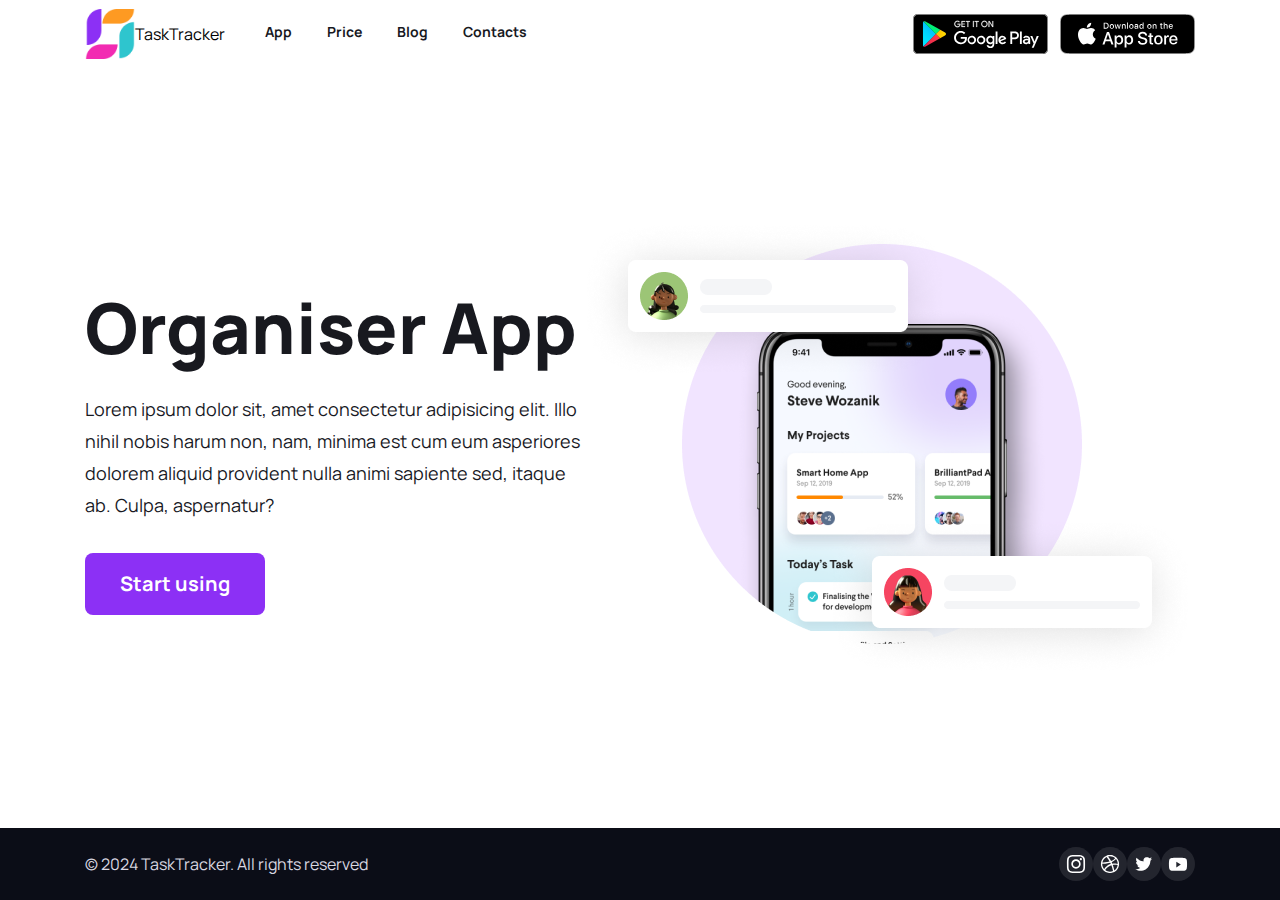
<file: Proect/proect2 (2)/index.html>
<!DOCTYPE html>
<html lang="en">
<head>
    <meta charset="UTF-8">
    <link rel="stylesheet" href="css/style.css">
    <title>TaskTracker</title>
</head>
<body class="main-page">

    <header>
        <div class="header-container">
            <div class="logo">
                <img width="50" src="img/logo.png"> TaskTracker
            </div>

            <nav>
                <a href="index.html" class="nav-link">App</a>
                <a href="#" class="nav-link">Price</a>
                <a href="#" class="nav-link">Blog</a>
                <a href="#" class="nav-link">Contacts</a>
            </nav>

            <div class="appstore">
                <a href="#" class="appstore-link"><img src="img/Google_Play_Badge.svg" alt="Google Play"></a>
                <a href="#" class="appstore-link"><img src="img/App_Store_Badge.svg" alt="App Store"></a>
            </div>
        </div>
    </header>

    <main>
        <div class="main-container">
            <div class="main-content">
                <h1 class="main-header">Organiser App</h1>

                <div class="main-text">
                    <p>Lorem ipsum dolor sit, amet consectetur adipisicing elit. Illo nihil nobis harum non, nam, minima est cum eum asperiores dolorem aliquid provident nulla animi sapiente sed, itaque ab. Culpa, aspernatur?</p>
                </div>

                <a href="#" class="button">Start using</a>

            </div>
            <div class="main-img">
                <img src="img/MockCreative.png" alt="Organiser App">
            </div>
        </div>
    </main>

    <footer>
        <div class="footer-container">
            <div class="footer-copyright">
                <p>&copy; 2024 TaskTracker. All rights reserved</p>
            </div>

            <div class="footer-socials">
                <a href="#" class="footer-social-link"><img src="img/Instagram.svg" alt="Instagram"></a>
                <a href="#" class="footer-social-link"><img src="img/Dribbble.svg" alt="Dribble"></a>
                <a href="#" class="footer-social-link"><img src="img/Twitter.svg" alt="Twitter"></a>
                <a href="#" class="footer-social-link"><img src="img/Youtube.svg" alt="YouTube"></a>
            </div>
        </div>
    </footer>
    
</body>
</html>
</file>
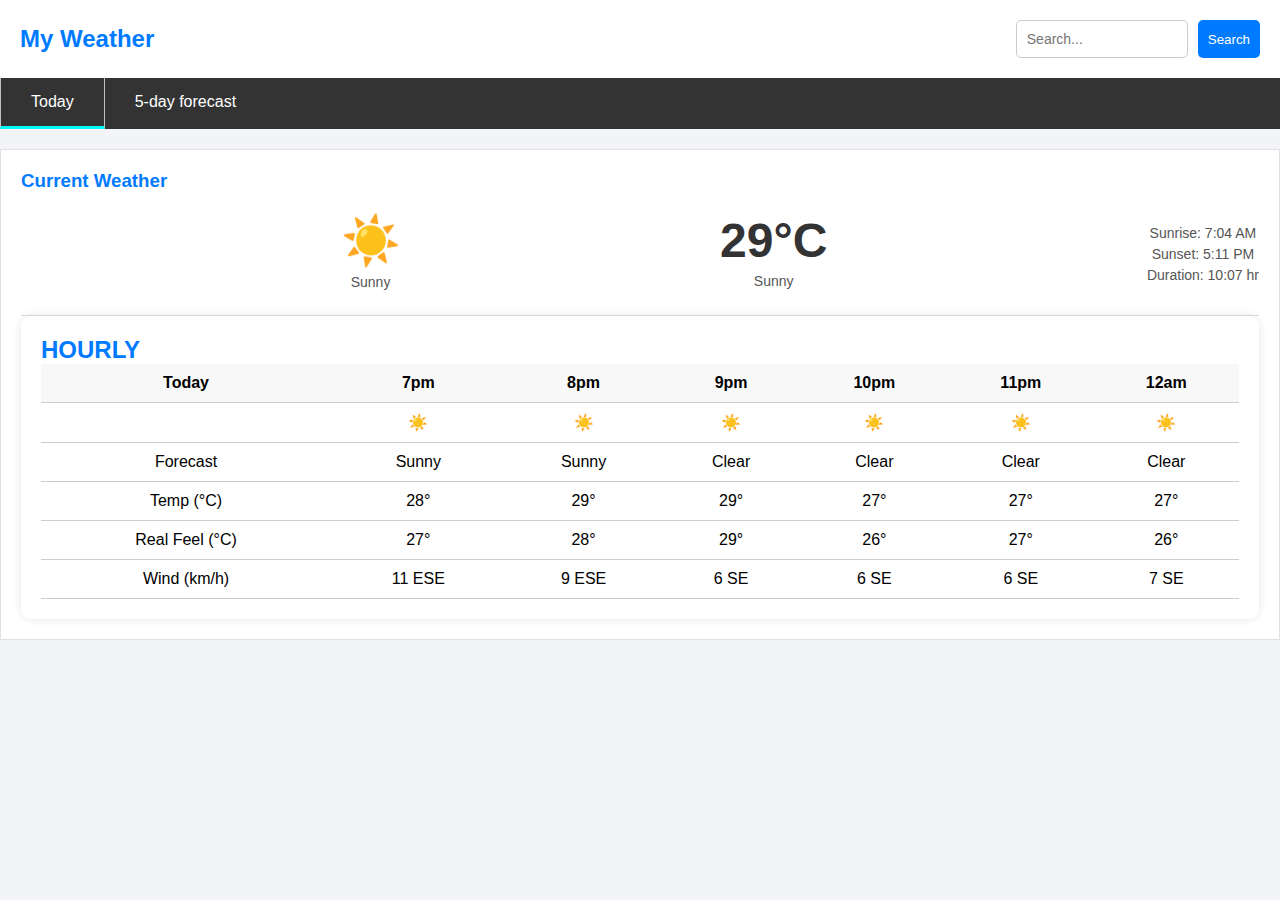
<file: Proect/proect3/index.html>
<!DOCTYPE html>
<html lang="en">

<head>
    <meta charset="UTF-8">
    <meta name="viewport" content="width=device-width, initial-scale=1.0">
    <title>My Weather</title>
    <link rel="stylesheet" href="style.css">
</head>

<body>

    <div class="header">
        <h1>My Weather</h1>
        <div class="search-bar">
            <input type="text" placeholder="Search..." />
            <button type="button">Search</button>
        </div>
    </div>


    <nav>
        <ul>
            <li><a href="index.html" class="active"> Today</a></li>
            <li><a href="days.html">5-day forecast</a></li>
        </ul>
    </nav>

    <div class="container">
        <h3>Current Weather</h3>
        <div class="weather-header">
            <h3></h3>
            <div>
                <h2>☀️</h2>
                <p>Sunny</p>
            </div>
            <div>
                <h2>29°C</h2>
                <p>Sunny</p>
            </div>

            <div>

                <p>Sunrise: 7:04 AM</p>
                <p>Sunset: 5:11 PM</p>
                <p>Duration: 10:07 hr</p>
            </div>

        </div>
        <div class="hourly-container">
            <h2>HOURLY</h2>
            <table>
                <tr>
                    <th>Today</th>
                    <th>7pm</th>
                    <th>8pm</th>
                    <th>9pm</th>
                    <th>10pm</th>
                    <th>11pm</th>
                    <th>12am</th>
                </tr>
                <tr></tr>
                <td></td>
                <td>☀️</td>
                <td>☀️</td>
                <td>☀️</td>
                <td>☀️</td>
                <td>☀️</td>
                <td>☀️</td>
                </tr>
                <tr>
                    <td class="grey">Forecast</td>
                    <td>Sunny</td>
                    <td>Sunny</td>
                    <td>Clear</td>
                    <td>Clear</td>
                    <td>Clear</td>
                    <td>Clear</td>
                </tr>
                <tr>
                    <td class="grey">Temp (°C)</td>
                    <td>28°</td>
                    <td>29°</td>
                    <td>29°</td>
                    <td>27°</td>
                    <td>27°</td>
                    <td>27°</td>
                </tr>
                <tr>
                    <td class="grey">Real Feel (°C)</td>
                    <td>27°</td>
                    <td>28°</td>
                    <td>29°</td>
                    <td>26°</td>
                    <td>27°</td>
                    <td>26°</td>
                </tr>
                <tr>
                    <td class="grey">Wind (km/h)</td>
                    <td>11 ESE</td>
                    <td>9 ESE</td>
                    <td>6 SE</td>
                    <td>6 SE</td>
                    <td>6 SE</td>
                    <td>7 SE</td>
                </tr>
            </table>
        </div>






    </div>

</body>

</html>
</file>
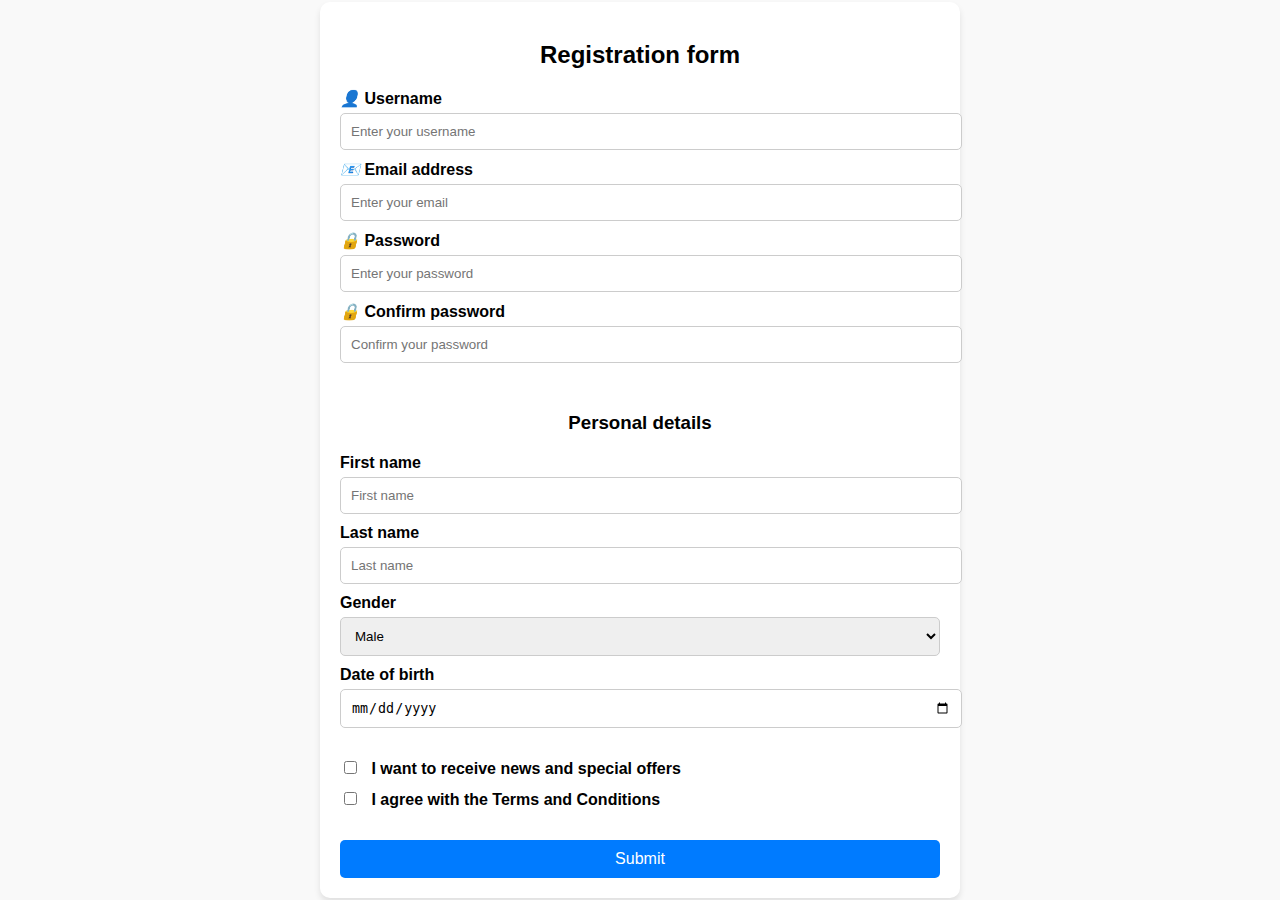
<file: Proect/proect4/index.html>
<!DOCTYPE html>
<html lang="en">
<head>
    <meta charset="UTF-8">
    <meta name="viewport" content="width=device-width, initial-scale=1.0">
    <title>Registration Form</title>
    <link rel="stylesheet" href="stayl.css">
</head>
<body>
    <div class="container">
        <form class="registration-form">
            <h2>Registration form</h2>
            <div class="form-section">
                <label for="username">
                    <i class="icon">👤</i> Username
                </label>
                <input type="text" id="username" name="username" placeholder="Enter your username" required>

                <label for="email">
                    <i class="icon">📧</i> Email address
                </label>
                <input type="email" id="email" name="email" placeholder="Enter your email" required>

                <label for="password">
                    <i class="icon">🔒</i> Password
                </label>
                <input type="password" id="password" name="password" placeholder="Enter your password" required>

                <label for="confirm-password">
                    <i class="icon">🔒</i> Confirm password
                </label>
                <input type="password" id="confirm-password" name="confirm-password" placeholder="Confirm your password" required>
            </div>

            <h3>Personal details</h3>
            <div class="form-section">
                <label for="first-name">First name</label>
                <input type="text" id="first-name" name="first-name" placeholder="First name" required>

                <label for="last-name">Last name</label>
                <input type="text" id="last-name" name="last-name" placeholder="Last name" required>

                <label for="gender">Gender</label>
                <select id="gender" name="gender" required>
                    <option value="male">Male</option>
                    <option value="female">Female</option>
                </select>

                <label for="birth-date">Date of birth</label>
                <input type="date" id="birth-date" name="birth-date" required>
            </div>

            <div class="form-section">
                <label>
                    <input type="checkbox" name="subscribe" value="1">
                    I want to receive news and special offers
                </label>
                <label>
                    <input type="checkbox" name="terms" value="1" required>
                    I agree with the Terms and Conditions
                </label>
            </div>

            <button type="submit">Submit</button>
        </form>
    </div>
</body>
</html>
</file>
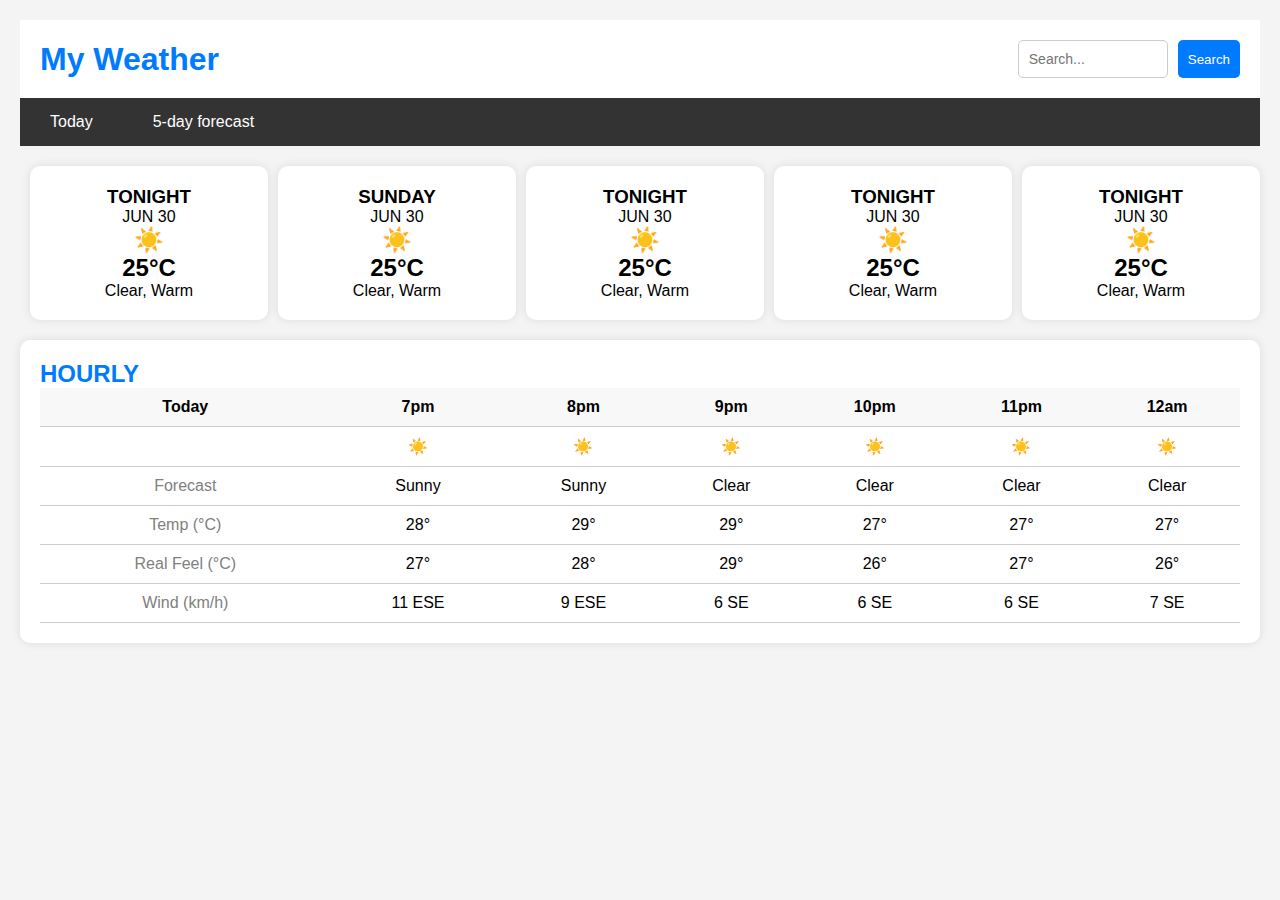
<file: Proect/proect3/days.html>
<!DOCTYPE html>
<html lang="en">

<head>
    <meta charset="UTF-8">
    <meta name="viewport" content="width=device-width, initial-scale=1.0">
    <title>Document</title>
    <link rel="stylesheet" href="stylee.css">
</head>

<body>
    <div class="header">
        <h1>My Weather</h1>
        <div class="search-bar">
            <input type="text" placeholder="Search..." />
            <button type="button">Search</button>
        </div>
    </div>


    <nav>
        <ul>
            <li><a href="index.html" class="active"> Today</a></li>
            <li><a href="days.html">5-day forecast</a></li>
        </ul>
    </nav>
    <div class="weather-container">
        <div class="day">
            <h3>TONIGHT</h3>
            <p>JUN 30</p>
            <h2>☀️</h2>
            <h2>25°C</h2>
            <p>Clear, Warm</p>
        </div>
        <div class="day">
            <h3>SUNDAY</h3>
            <p>JUN 30</p>
            <h2>☀️</h2>
            <h2>25°C</h2>
            <p>Clear, Warm</p>
        </div>
        <div class="day">
            <h3>TONIGHT</h3>
            <p>JUN 30</p>
            <h2>☀️</h2>
            <h2>25°C</h2>
            <p>Clear, Warm</p>
        </div>
        <div class="day">
            <h3>TONIGHT</h3>
            <p>JUN 30</p>
            <h2>☀️</h2>
            <h2>25°C</h2>
            <p>Clear, Warm</p>
        </div>
        <div class="day">
            <h3>TONIGHT</h3>
            <p>JUN 30</p>
            <h2>☀️</h2>
            <h2>25°C</h2>
            <p>Clear, Warm</p>
        </div>
    </div>

    <div class="hourly-container">
        <h2>HOURLY</h2>
        <table>
            <tr>
                <th>Today</th>
                <th>7pm</th>
                <th>8pm</th>
                <th>9pm</th>
                <th>10pm</th>
                <th>11pm</th>
                <th>12am</th>
            </tr>
            <tr></tr>
                <td></td>
                <td>☀️</td>
                <td>☀️</td>
                <td>☀️</td>
                <td>☀️</td>
                <td>☀️</td>
                <td>☀️</td>
            </tr>
            <tr>
                <td class="grey">Forecast</td>
                <td>Sunny</td>
                <td>Sunny</td>
                <td>Clear</td>
                <td>Clear</td>
                <td>Clear</td>
                <td>Clear</td>
            </tr>
            <tr>
                <td class="grey">Temp (°C)</td>
                <td>28°</td>
                <td>29°</td>
                <td>29°</td>
                <td>27°</td>
                <td>27°</td>
                <td>27°</td>
            </tr>
            <tr>
                <td class="grey">Real Feel (°C)</td>
                <td>27°</td>
                <td>28°</td>
                <td>29°</td>
                <td>26°</td>
                <td>27°</td>
                <td>26°</td>
            </tr>
            <tr>
                <td class="grey">Wind (km/h)</td>
                <td>11 ESE</td>
                <td>9 ESE</td>
                <td>6 SE</td>
                <td>6 SE</td>
                <td>6 SE</td>
                <td>7 SE</td>
            </tr>
        </table>
    </div>
</body>

</html>
</file>
<file: Proect/proect2 (2)/css/style.css>
@import url("https://fonts.googleapis.com/css2?family=Manrope:wght@200..800&display=swap");
* {
  box-sizing: border-box;
}

html {
  height: 100%;
}

img {
  display: block;
}

body {
  height: 100%;
  margin: 0;
  font-family: "Manrope", sans-serif;
}

.main-page {
  display: flex;
  flex-direction: column;
  justify-content: space-between;
  align-items: stretch;
}

header {
  background-color: #fff;
  border-bottom: 1px, solid, #e5e9f2;
  height: 67px;
  display: flex;
  flex-direction: column;
  justify-content: center;
  align-items: center;
}
header .header-container {
  width: 1110px;
  margin: 0 auto;
  display: flex;
  align-items: center;
}
header .header-container .logo {
  display: flex;
  flex-direction: row;
  justify-content: center;
  align-items: center;
  margin-right: 40px;
}
header .header-container nav {
  font-size: 14px;
  line-height: 1px;
  margin-top: -4px;
}
header .header-container nav .nav-link {
  font-weight: bold;
  color: #18191f;
  margin-right: 32px;
  text-decoration: none;
}
header .header-container nav .nav-link:last-child {
  margin-right: 0px;
}
header .header-container nav .nav-link:hover {
  color: #8c30f5;
}
header .header-container .appstore {
  margin-left: auto;
  display: flex;
}
header .header-container .appstore .appstore-link {
  margin: 5px 0 5px 12px;
}
header .header-container .appstore .appstore-link:hover {
  opacity: 0.5;
}
header .header-container .appstore .appstore-link:first-child {
  margin-left: 0;
}

.main-container {
  width: 1110px;
  margin: 0 auto;
  display: flex;
  flex-direction: row;
  justify-content: space-between;
  align-items: center;
  padding-top: 60px;
  padding-bottom: 60px;
}
.main-container .main-content {
  width: 520px;
  font-size: 18px;
  color: #18191f;
}
.main-container .main-content .main-header {
  margin-top: 0;
  margin-bottom: 16px;
  font-weight: 800;
  font-size: 70px;
  line-height: 1.36;
}
.main-container .main-content .main-text {
  margin-bottom: 32px;
}
.main-container .main-content .main-text p {
  margin-bottom: 15px;
  line-height: 1.78;
}
.main-container .main-content .button {
  background-color: #8c30f5;
  color: white;
  text-decoration: none;
  padding-left: 35px;
  padding-right: 35px;
  display: inline-block;
  height: 62px;
  line-height: 62px;
  font-size: 20px;
  font-weight: bold;
  border-radius: 8px;
}
.main-container .main-content .button:hover {
  opacity: 0.8;
}

footer {
  height: 72px;
  background-color: #0b0d17;
  display: flex;
  flex-direction: row;
  justify-content: center;
  align-items: center;
  color: #d9d8e1;
}
footer .footer-container {
  width: 1110px;
  margin: 0 auto;
  display: flex;
  flex-direction: row;
  justify-content: space-between;
  align-items: center;
}
footer .footer-container .footer-socials {
  display: flex;
}
footer .footer-container .footer-socials .footer-socials-link {
  margin-left: 16px;
}
footer .footer-container .footer-socials .footer-socials-link:hover {
  opacity: 0.5;
}/*# sourceMappingURL=style.css.map */
</file>
<file: Proect/proect3/style.css>
* {
    margin: 0;
    padding: 0;
}

body {
    font-family: 'Arial', sans-serif;
    background-color: #F3F4F7;
}

nav {
    background-color: #333;
}

ul {
    list-style-type: none;
    display: flex;
    flex-direction: row;
}

ul a {
    display: block;
    padding: 15px 30px;
    color: #fff;
    text-decoration: none;
}

.active {
    border-left: 1px solid silver;
    border-right: 1px solid silver;
    border-bottom: 3px solid rgb(2, 250, 250);
}



.header {

    display: flex;
    justify-content: space-between;
    align-items: center;
    background-color: white;
    padding: 20px;

    /* border-radius: 10px;
    border: 1px solid #e0e0e0;
    box-shadow: 0 0 15px rgba(0, 0, 0, 0.1); */
}

.container {

    margin-top: 20px;
    background-color: white;
    padding: 20px;
    /* border-radius: 10px;
    box-shadow: 0 0 15px rgba(0, 0, 0, 0.1); */
    border: 1px solid #e0e0e0;
}

.container h3 {
    color: #007BFF;
}

h1 {
    color: #007BFF;
    font-size: 24px;
    margin: 0;
}


.search-bar {
    display: flex;
}

.search-bar input {
    padding: 10px;
    border: 1px solid #ccc;
    border-radius: 5px;
    font-size: 14px;
    margin-right: 10px;
    width: 150px;
}

.search-bar button {
    padding: 10px;
    background-color: #007BFF;
    color: white;
    border: none;
    border-radius: 5px;
    cursor: pointer;
}

.search-bar button:hover {
    background-color: #0056b3;
}

.weather-header {
    display: flex;
    justify-content: space-between;
    align-items: center;
    padding: 20px 0;
    border-bottom: 1px solid #e0e0e0;
}

.weather-header div {
    text-align: center;
}

.weather-header h2 {
    font-size: 48px;
    margin: 0;
    color: #333;
}

.weather-header p {
    margin: 5px 0;
    color: #555;
    font-size: 14px;
}

.hourly-container {
    background-color: #fff;
    padding: 20px;
    box-shadow: 0 0 10px rgba(0, 0, 0, 0.1);
    border-radius: 10px;
}
.hourly-container h2{
    color: #007BFF;
}

.hourly-container table {
    width: 100%;
    border-collapse: collapse;
}

.hourly-container th,
.hourly-container td {
    padding: 10px;
    border-bottom: 1px solid #ccc;
    text-align: center;
}

.hourly-container th {
    background-color: #f8f8f8;
}
</file>
<file: Proect/proect4/stayl.css>
body {
    font-family: Arial, sans-serif;
    background-color: #f9f9f9;
    display: flex;
    justify-content: center;
    align-items: center;
    min-height: 100vh;
    margin: 0;
}

.container {
    width: 90%;
    max-width: 600px;
    background: #fff;
    border-radius: 10px;
    padding: 20px;
    box-shadow: 0 4px 6px rgba(0, 0, 0, 0.1);
}

.registration-form {
    display: flex;
    flex-direction: column;
}

h2, h3 {
    text-align: center;
    margin-bottom: 20px;
}

.form-section {
    margin-bottom: 20px;
}

label {
    display: block;
    margin-bottom: 5px;
    font-weight: bold;
}

input, select {
    width: 100%;
    padding: 10px;
    margin-bottom: 10px;
    border: 1px solid #ccc;
    border-radius: 5px;
}

input[type="checkbox"] {
    width: auto;
    margin-right: 10px;
}

button {
    width: 100%;
    padding: 10px;
    background-color: #007BFF;
    color: white;
    border: none;
    border-radius: 5px;
    cursor: pointer;
    font-size: 16px;
}

button:hover {
    background-color: #0056b3;
}

@media (max-width: 900px) {
    .container {
        max-width: 90%;
    }
}

@media (max-width: 600px) {
    h2, h3 {
        font-size: 1.2rem;
    }

    input, select, button {
        font-size: 14px;
    }
}
</file>
<file: Proect/proect3/stylee.css>
* {
    margin: 0;
    padding: 0;
    box-sizing: border-box;
}

body {
    font-family: Arial, sans-serif;
    background-color: #f4f4f4;
    padding: 20px;
}

nav {
    background-color: #333;
}

ul {
    list-style-type: none;
    display: flex;
    flex-direction: row;
}

ul a {
    display: block;
    padding: 15px 30px;
    color: #fff;
    text-decoration: none;
}

.header {

    display: flex;
    justify-content: space-between;
    align-items: center;
    background-color: white;
    padding: 20px;

    /* border-radius: 10px;
    border: 1px solid #e0e0e0;
    box-shadow: 0 0 15px rgba(0, 0, 0, 0.1); */
}
.header h1{
    color: #007BFF;
}

.search-bar {
    display: flex;
}

.search-bar input {
    padding: 10px;
    border: 1px solid #ccc;
    border-radius: 5px;
    font-size: 14px;
    margin-right: 10px;
    width: 150px;
}

.search-bar button {
    padding: 10px;
    background-color: #007BFF;
    color: white;
    border: none;
    border-radius: 5px;
    cursor: pointer;
}

.search-bar button:hover {
    background-color: #0056b3;
}

.weather-container {
    display: flex;
    margin-top: 20px;
    justify-content: space-between;
    margin-bottom: 20px;
}

.day {
    text-align: center;
    background-color: #fff;
    padding: 20px;
    display: flex;
    flex-direction: column;
    box-shadow: 0 0 10px rgba(0, 0, 0, 0.1);
    border-radius: 10px;
    width: 20%;
    flex: 1;
    margin-left: 10px;
    transition: all 0.4s;

}

.forecast-item:first-child{
    margin-left: 0;
}

.day img {

    width: 50px;
    margin: 10px 0;
}

.day:hover {

    cursor: pointer;
    background-color: lightblue;
    transform: translateY(-20px);
    

}
.grey{
    color: gray;
}

.hourly-container {
    background-color: #fff;
    padding: 20px;
    box-shadow: 0 0 10px rgba(0, 0, 0, 0.1);
    border-radius: 10px;
}
.hourly-container h2{
    color: #007BFF;
}

.hourly-container table {
    width: 100%;
    border-collapse: collapse;
}

.hourly-container th,
.hourly-container td {
    padding: 10px;
    border-bottom: 1px solid #ccc;
    text-align: center;
}

.hourly-container th {
    background-color: #f8f8f8;
}
</file>
